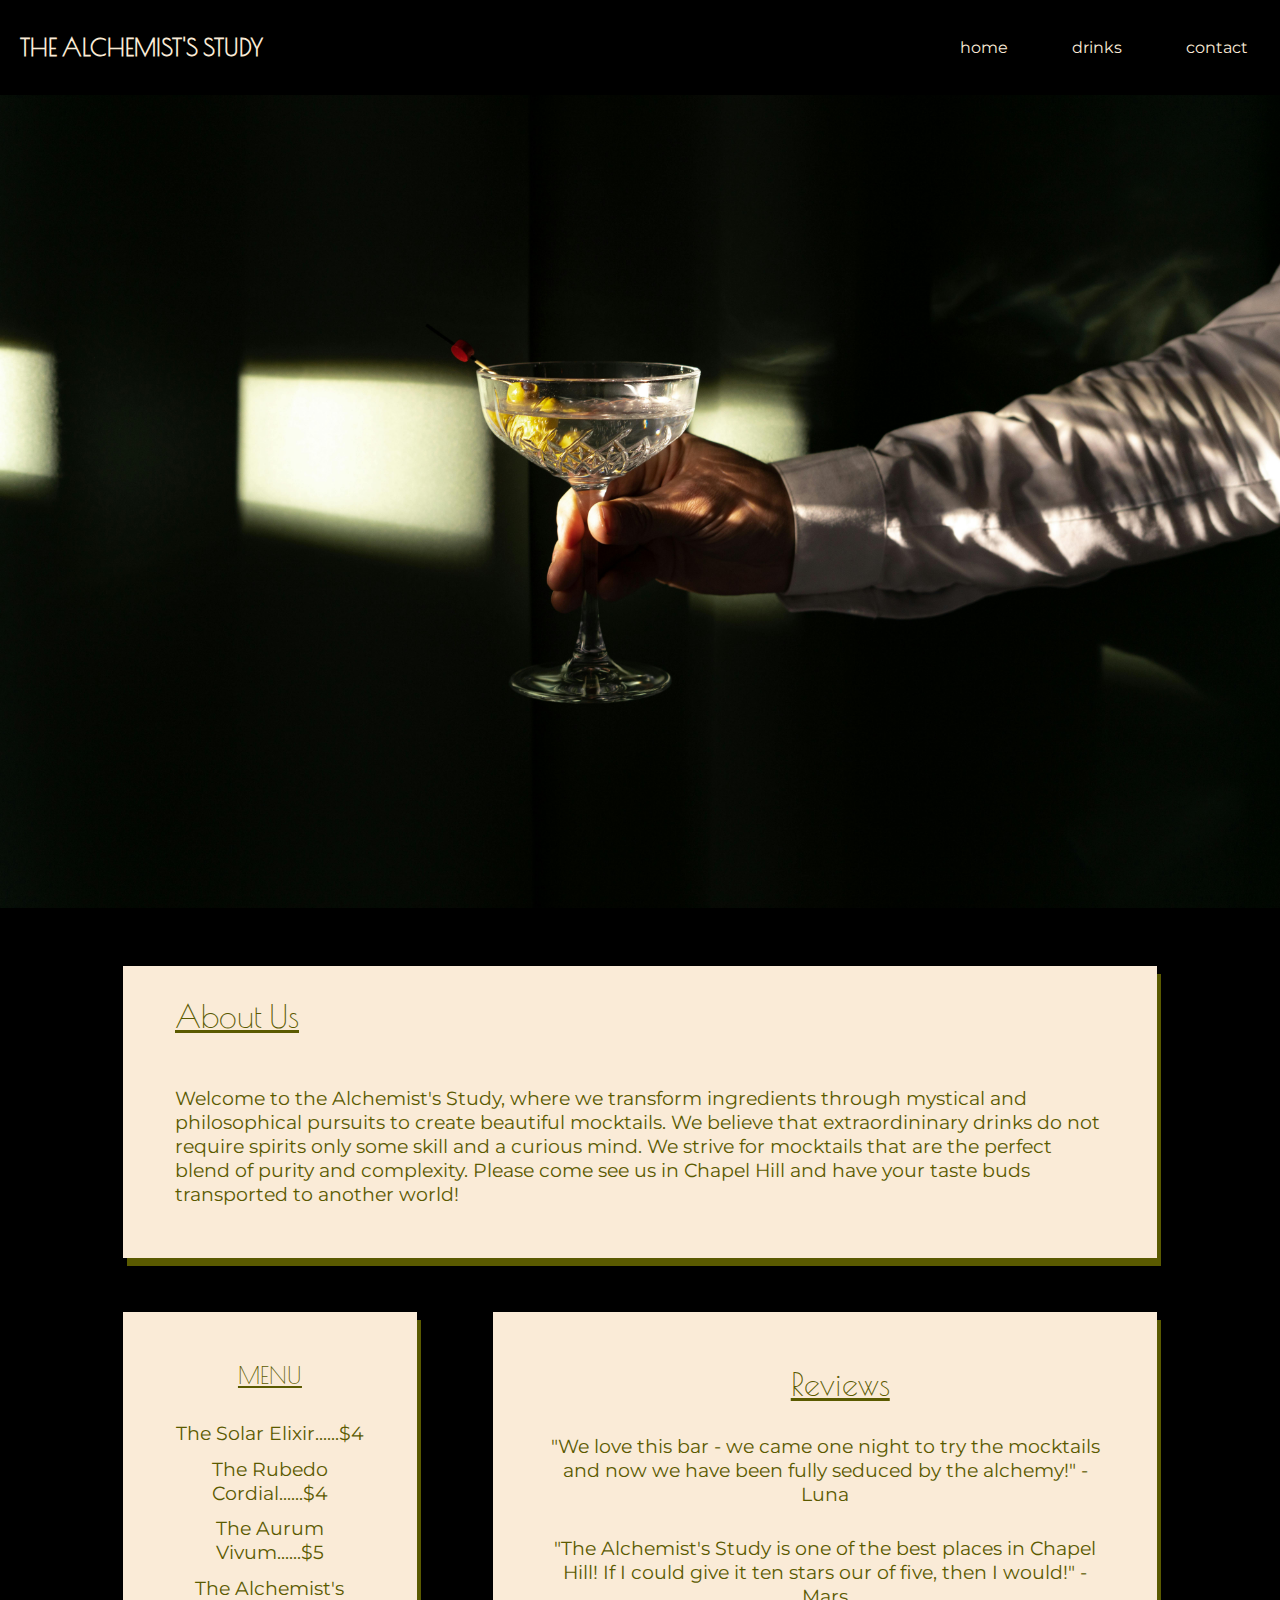
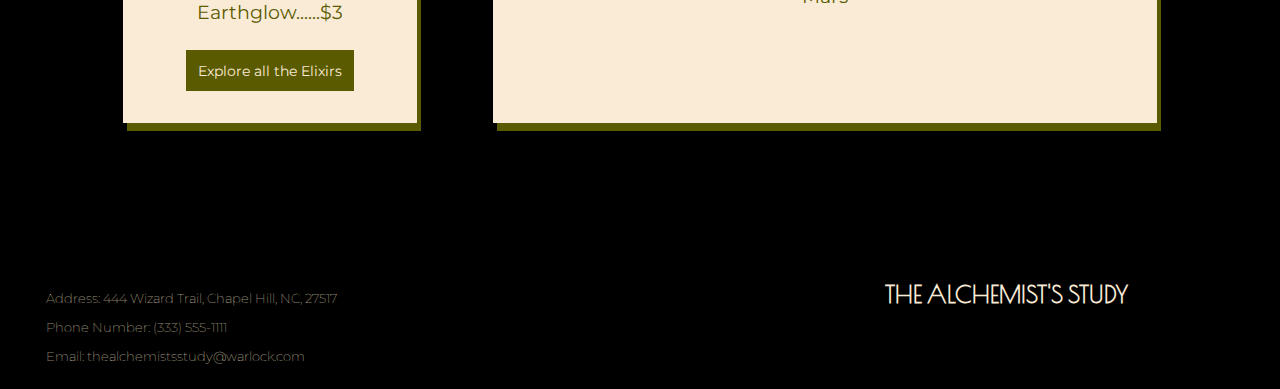
<file: LawSFinal/index.html>
<!DOCTYPE html>
<html lang="en">
    <head>
    <meta charset="utf-8">
    <title>Adtile Fixed Nav</title>
    <meta name="author" content="Adtile">
    <meta name="viewport" content="width=device-width,initial-scale=1">
    <link rel="stylesheet" href="css/styles.css">
    <script src="js/responsive-nav.js"></script>
    <link rel="preconnect" href="https://fonts.googleapis.com">
    <link rel="preconnect" href="https://fonts.gstatic.com" crossorigin>
    <link href="https://fonts.googleapis.com/css2?family=Montserrat:ital,wght@0,100..900;1,100..900&family=Poiret+One&display=swap" rel="stylesheet">
    </head>

<body>


    <div class="grid-container">
        <header>   

            <div class="logo"> 
                <h2>THE ALCHEMIST'S STUDY</h2>
            </div>
            <div class="nav">
                <nav class="nav-collapse">      
                    <ul>
                        <li class="menu-item"><a href="index.html" data-scroll>home</a></li>
                        <li class="menu-item"><a href="drinks.html" data-scroll>drinks</a></li>
                        <li class="menu-item"><a href="contact.html" data-scroll>contact</a></li>
                    </ul>
                </nav>
            </div>
        </header>

            <div class="image">
                <img class="main_image" src="img/main_image2.jpg" alt="Hand with drink and money counting show">

            </div>

            <div class="about_us">
                <h2 class = about >About Us</h2>
                <p class="about_text">  Welcome to the Alchemist's Study, where we transform ingredients through mystical and philosophical pursuits to create beautiful mocktails. We believe that extraordininary drinks do not require spirits only some skill and a curious mind. We strive for mocktails that are the perfect blend of purity and complexity. Please come see us in Chapel Hill and have your taste buds transported to another world!</p>
            </div>

            <div class="small_menu">
                <h2 class="menu">MENU</h2>
                <p>The Solar Elixir......$4</p>
                <p>The Rubedo Cordial......$4</p>
                <p>The Aurum Vivum......$5</p>
                <p>The Alchemist's Earthglow......$3</p>

                <div class="button-wrapper">
                    <a href="drinks.html">
                        <button type="button" class="form-button">
                        Explore all the Elixirs
                        </button>
                    </a>
                </div>
            </div>

            <div class="reviews">
                <h2 class="review_title"> Reviews</h2>
                <p class="review_text"> "We love this bar - we came one night to try the mocktails and now we have been fully seduced by the alchemy!" - Luna</p>
                <p class="review_text"> "The Alchemist's Study is one of the best places in Chapel Hill! If I could give it ten stars our of five, then I would!" - Mars</p>
            </div>
        

        <footer>
            <div class="contact">

            <p class="address_info_f">
                Address: 444 Wizard Trail, Chapel Hill, NC, 27517
            </p>

            <p class="phone_info_f">
                Phone Number: (333) 555-1111
            </p>

            <p class="email_info_f">
                Email: thealchemistsstudy@warlock.com
            </p>     

            </div>

    
            <div class="f_logo">
                <h2 class="logo_f">THE ALCHEMIST'S STUDY</h2> 
            </div>
        </footer>

    </div>

</body>
    
    
    <script src="js/fastclick.js"></script>
    <script src="js/scroll.js"></script>
    <script src="js/fixed-responsive-nav.js"></script>

</html>
</file>
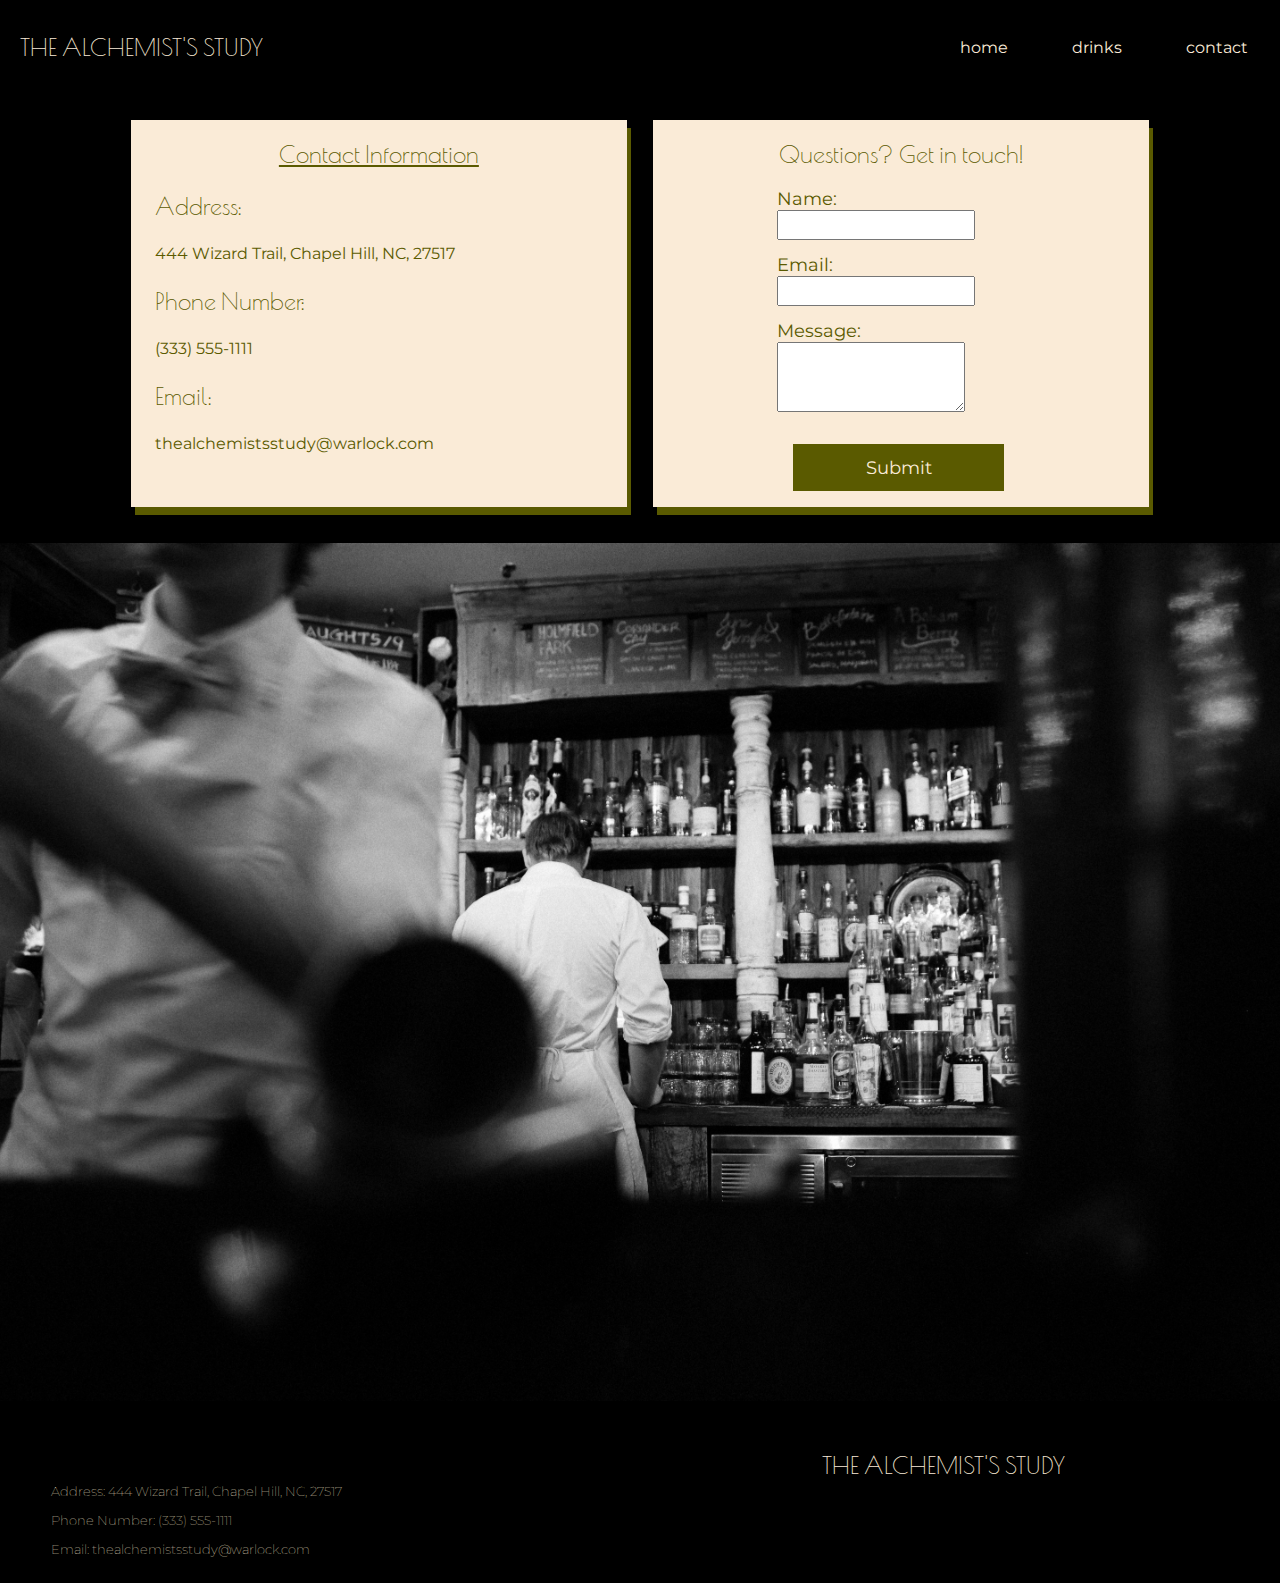
<file: LawSFinal/contact.html>
<!DOCTYPE html>
<html lang="en">
    <head>
    <meta charset="utf-8">
    <title>Contact</title>
    <meta name="author" content="Adtile">
    <meta name="viewport" content="width=device-width,initial-scale=1">
    <link rel="stylesheet" href="css/contact_styles.css">
    <script src="js/responsive-nav.js"></script>
    <link rel="preconnect" href="https://fonts.googleapis.com">
    <link rel="preconnect" href="https://fonts.gstatic.com" crossorigin>
    <link href="https://fonts.googleapis.com/css2?family=Montserrat:ital,wght@0,100..900;1,100..900&family=Poiret+One&display=swap" rel="stylesheet">
    </head>

<body>    
    <div class="grid-container">
        <header>   

            <div class="logo"> 
                <h2>THE ALCHEMIST'S STUDY</h2>
            </div>
            <div class="nav">
                <nav class="nav-collapse">      
                    <ul>
                        <li class="menu-item"><a href="index.html" data-scroll>home</a></li>
                        <li class="menu-item"><a href="drinks.html" data-scroll>drinks</a></li>
                        <li class="menu-item"><a href="contact.html" data-scroll>contact</a></li>
                    </ul>
                </nav>
            </div>
        </header>
    
        <div class="contact_card">
            <h2 class="contact_info">
                Contact Information
            </h2>

            <h3 class="address_title">
                Address:
            </h3>

            <p class="adress_info">
                444 Wizard Trail, Chapel Hill, NC, 27517
            </p>

            <h3 class="phone_title">
                Phone Number:
            </h3>

            <p class="phone_info">
                (333) 555-1111
            </p>

            <h3 class="email_title">
                Email:
            </h3>

            <p class="email_info">
                thealchemistsstudy@warlock.com
            </p>            

        </div>

        <div class="image_contact">
            <img class="contact_image" src="img/contact_image.jpg" alt="Black and white picture of bar">
        </div>


        <div class="container">
            <form id="contact-form">
            <h2>Questions? Get in touch!</h2>
            
                <div class="name">
                    <label for="name">Name:</label>
                    <input type="text" id="name" name="name" required />
                </div>

                <div class="email">
                    <label for="email">Email:</label>
                    <input type="email" id="email" name="email" required /> </div>

                <div class="message">
                    <label for="message">Message:</label>
                    <textarea id="message" name="message" rows="4" required></textarea>
                </div>

                <div class="button">
                    <button type="submit">Submit</button>
                    <p id="form-message"></p>
                </div>
            </form>
        </div>
        
        <footer>
            <div class="contact">

            <p class="address_info_f">
                Address: 444 Wizard Trail, Chapel Hill, NC, 27517
            </p>

            <p class="phone_info_f">
                Phone Number: (333) 555-1111
            </p>

            <p class="email_info_f">
                Email: thealchemistsstudy@warlock.com
            </p>     

            </div>

    
            <div class="f_logo">
                <h2 class="logo_f">THE ALCHEMIST'S STUDY</h2> 
            </div>
        </footer>

    </div>


    <script>
    const form = document.getElementById('contact-form');
    const formMessage = document.getElementById('form-message');
    const scriptURL = 'https://script.google.com/macros/s/AKfycbxWRNAZqD3vIrbVidndJisC7ZtV29qnrJ4NhJR16aarY1re2s60257eTTGvMA1R3YHF/exec';

    form.addEventListener('submit', e => {
    e.preventDefault();
    formMessage.textContent = 'Sending...';

    fetch(scriptURL, { method: 'POST', body: new FormData(form)})
        .then(response => {
        formMessage.textContent = 'Message sent successfully!';
        form.reset();
        setTimeout(() => { formMessage.textContent = ''; }, 5000);
        })
        .catch(error => {
        formMessage.textContent = 'Oops! Something went wrong.';
        console.error('Error!', error.message);
        });
    });
</script>
</body>

    
    <script src="js/fastclick.js"></script>
    <script src="js/scroll.js"></script>
    <script src="js/fixed-responsive-nav.js"></script>


</html>
</file>
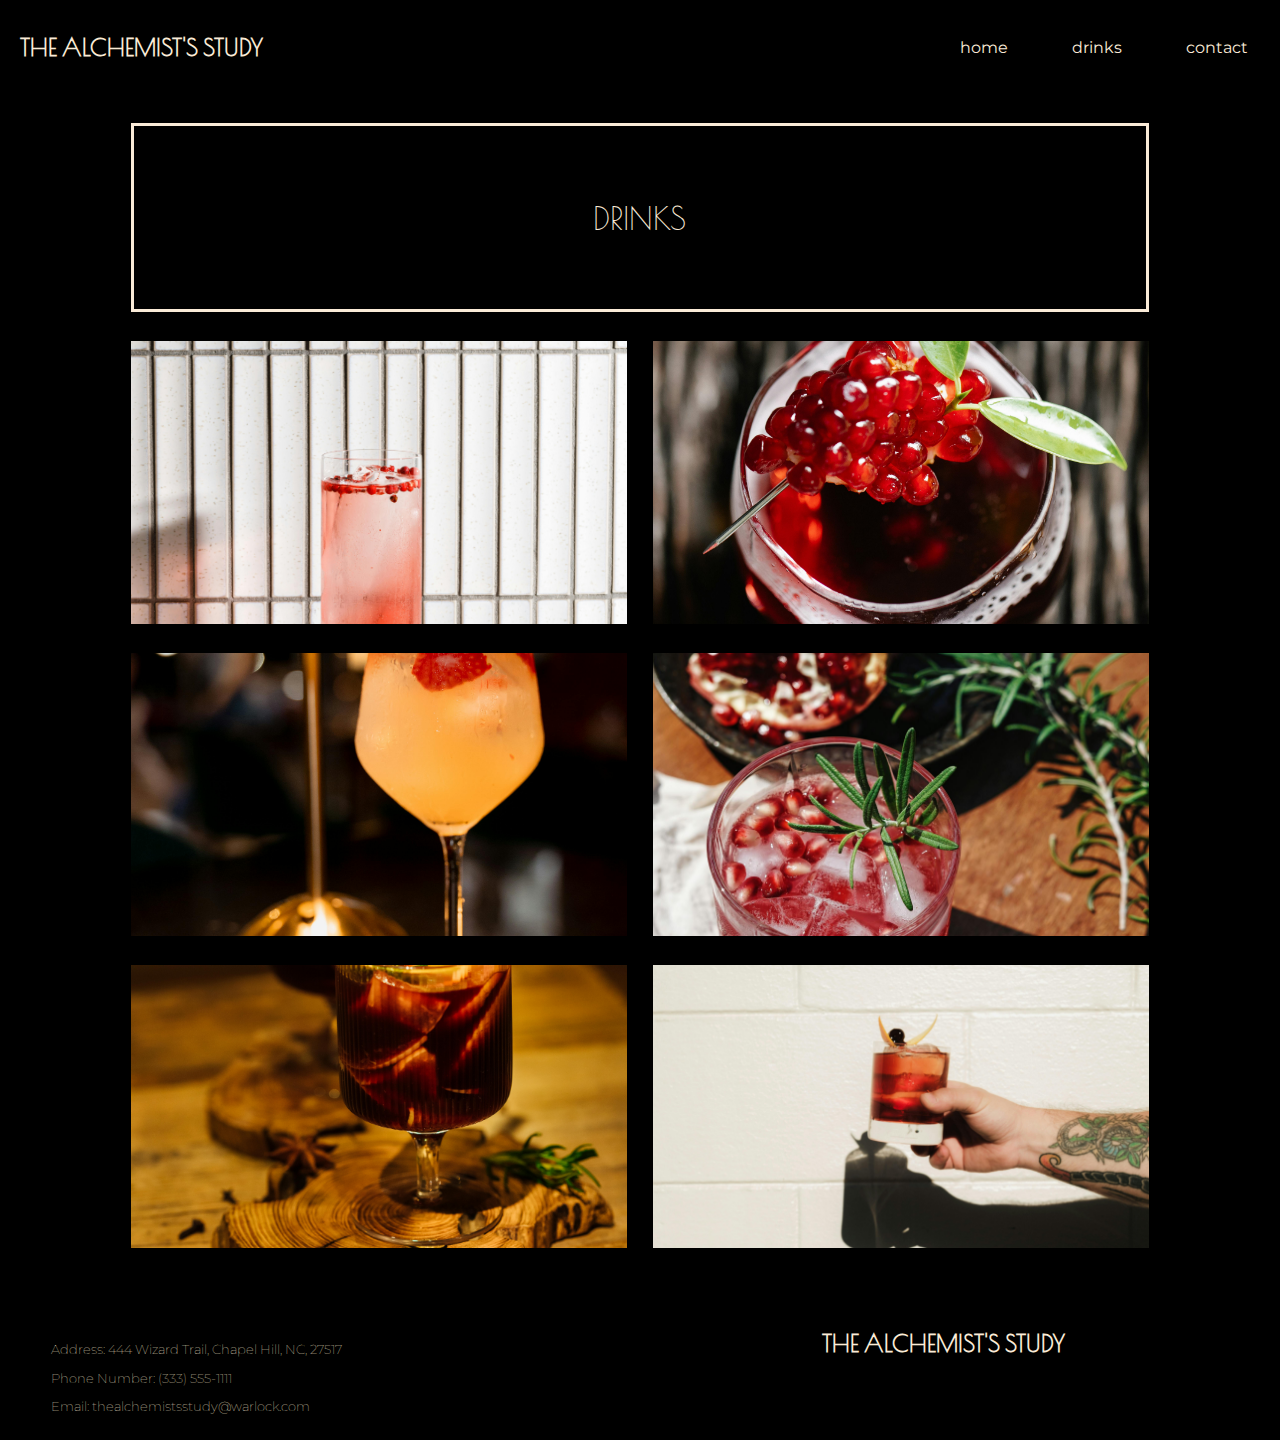
<file: LawSFinal/drinks.html>
<!DOCTYPE html>
<html lang="en">
    <head>
    <meta charset="utf-8">
    <title>Contact</title>
    <meta name="author" content="Adtile">
    <meta name="viewport" content="width=device-width,initial-scale=1">
    <link rel="stylesheet" href="css/drinks_styles.css">
    <script src="js/responsive-nav.js"></script>
    <link rel="preconnect" href="https://fonts.googleapis.com">
    <link rel="preconnect" href="https://fonts.gstatic.com" crossorigin>
    <link href="https://fonts.googleapis.com/css2?family=Montserrat:ital,wght@0,100..900;1,100..900&family=Poiret+One&display=swap" rel="stylesheet">
    </head>


    <body>    
    <div class="grid-container">
        <header>   

            <div class="logo"> 
                <h2>THE ALCHEMIST'S STUDY</h2>
            </div>
            <div class="nav">
                <nav class="nav-collapse">      
                    <ul>
                        <li class="menu-item"><a href="index.html" data-scroll>home</a></li>
                        <li class="menu-item"><a href="drinks.html" data-scroll>drinks</a></li>
                        <li class="menu-item"><a href="contact.html" data-scroll>contact</a></li>
                    </ul>
                </nav>
            </div>
        </header>

        <div class="drinks_title">
            <h1 class="drinks"> DRINKS </h1>
        </div>

        <div class="img1">
            <img class="drink1" src="img/drink1.jpg" alt="orange mocktail in a tall glass with a white background">
            <div class="overlay-text">
                <h2>The Solar Elixir</h2>
                <p>The base of this cocktail is a mix of freshly squeezed orange juice mixed with some passion fruit nectar. For a little spice we added some tumeric and ginger, alongside some lemon juice to provide some tartness.</p>
                </div>
        </div>

        <div class="img2">
            <img class="drink2" src="img/drink2.jpg" alt="">
            <div class="overlay-text">
                <h2>The Rubedo Cordial</h2>
                <p>A fusion of pomegranate and cherry juice provides a punch of antioxidants. Warmth is introduced into the drink with some cinnamon and clove, and for some pizzazz this drink is topped with a mixed berry skewer.</p>
                </div>
        </div>

        <div class="img3">
            <img class="drink3" src="img/drink3.jpg" alt="">
            <div class="overlay-text">
                <h2>The Aurum Vivum</h2>
                <p>You will feel golden with this mocktail made of white grape and pineapple juice. Vanilla is added for a smooth sweet luxury and finally some balsamic is added for an unexpeted depth to your golden experience.</p>
                </div>
        </div>
        

        <div class="img4">
            <img class="drink4" src="img/drink4.jpg" alt="">
            <div class="overlay-text">
                <h2>The Alchemist's Earthglow</h2>
                <p>Pomegranate juice is mixed with rosemary and orange blossom water to create an unexpected explosion in your mouth. Finally tonic water is added for that extra sparkle.</p>
                </div>
        </div>
        
        <div class="img5">
            <img class="drink5" src="img/drink5.jpg" alt="">
            <div class="overlay-text">
                <h2>The Distilled Spirit</h2>
                <p>This mocktail will warm your soul with fresh lemon juice, cinnamon syrup, and maple syrup. We add non-alcoholic ginger beer to provide some depth and complexity.</p>
                </div>
        </div>

        <div class="img6">
            <img class="drink6" src="img/drink6.jpg" alt="">
            <div class="overlay-text">
                <h2>The Alchemical Tincture</h2>
                <p>Peach nectar provides a sweet base to this drink and then earl grey is added to provide some earthy flavors. Some dark honey is added for a smooth sweetness and cardamom and allspice are added for complexity of flavor. </p>
                </div>
        </div>


        <footer>
            <div class="contact">

            <p class="address_info_f">
                Address: 444 Wizard Trail, Chapel Hill, NC, 27517
            </p>

            <p class="phone_info_f">
                Phone Number: (333) 555-1111
            </p>

            <p class="email_info_f">
                Email: thealchemistsstudy@warlock.com
            </p>     

            </div>

    
            <div class="f_logo">
                <h2 class="logo_f">THE ALCHEMIST'S STUDY</h2> 
            </div>
        </footer>

    </div>

    </body>

        <script src="js/fastclick.js"></script>
    <script src="js/scroll.js"></script>
    <script src="js/fixed-responsive-nav.js"></script>


</html>
</file>
<file: LawSFinal/css/styles.css>
html,
body {
    margin: 0;
    padding: 0;
    border: 0;
    background-color: black;
}

.grid-container {
    display: grid;
    grid-template-rows: 1fr 2fr 3fr 4fr 2fr 1fr;;
    grid-template-columns: repeat(10, 1fr);
    width: 100%;
    height: 160vh;
    margin: 0 auto;
    grid-gap: 2%;
}

header {
    grid-row: 1/2;
    grid-column: 1/11;
    background-color: black;
    display: flex;
    justify-content: space-between;
    align-items: center;

}

.image {
    grid-row: 2/3;
    grid-column: 1/11;
}

    .main_image {
    object-fit: cover; 
    width: 100%;
    max-height: 200px;
    overflow: hidden;
    }

.about_us {
    grid-row: 3/4;
    grid-column: 2/10;
    background-color: #FAEBD7;
    box-shadow: 4px 8px rgb(90, 90, 0);
}

    .about {
        margin-left:5%;
        font-family: "Poiret One", sans-serif;
        font-weight: 400;
        font-style: normal;
        text-decoration: underline;
        color:rgb(90, 90, 0);
    }

    .about_text {
        font-family: "Montserrat", sans-serif;
        font-optical-sizing: auto;
        font-weight: weight;
        font-style: normal;
        margin: 5%;
        color:rgb(90, 90, 0);
        font-size: small;
    }

.small_menu {
    grid-row: 4/5;
    grid-column: 3/9;
    background-color: #FAEBD7;
    box-shadow: 4px 8px rgb(90, 90, 0);
}
    .menu {
        font-family: "Poiret One", sans-serif;
        font-weight: normal;
        font-style: normal;
        text-align: center;
        text-decoration: underline;
        color:rgb(90, 90, 0);
    }

    .small_menu p {
        font-family: "Montserrat", sans-serif;
        font-optical-sizing: auto;
        font-weight: weight;
        font-style: normal;
        margin: 5%;
        color:rgb(90, 90, 0);
        text-align: center;
    }

    .button-wrapper {
        text-align: center; 
    }

    button {
        padding: 5%;
        margin: 6% 6.5% 1% 6.5%;
        border:none;
        color:#FAEBD7;
        background-color: rgb(90, 90, 0);
        font-size: 90%;
        position: relative; 
        overflow: hidden; 
        z-index: 1; 
        font-family: "Montserrat", sans-serif;
        font-optical-sizing: auto;
        font-weight: weight;
        font-style: normal;
        transition: background-color 0.5s ease-in-out;
    }

    button:hover,
    button:focus,
    button:focus-within {
        background-color: saddlebrown;
    }



.reviews {
    grid-row: 5/6;
    grid-column: 2/10;
    background-color: #FAEBD7;
    box-shadow: 4px 8px rgb(90, 90, 0);
}

    .review_title {
        margin-left:5%;
        font-family: "Poiret One", sans-serif;
        font-weight: 400;
        font-style: normal;
        text-decoration: underline;
        color:rgb(90, 90, 0);
        text-align: center;
    }

    .review_text {
        font-family: "Montserrat", sans-serif;
        font-optical-sizing: auto;
        font-weight: weight;
        font-style: normal;
        margin: 5%;
        color:rgb(90, 90, 0);
        font-size: small;
        text-align: center;
    }


footer {
    grid-row: 6/7;
    grid-column: 1/11;
background-color: black;
    display: grid; /* Makes the footer a grid container */
    grid-template-rows: 1fr;
    grid-template-columns: 1fr 1fr; /* Creates two equal columns */
}

.contact {
    grid-row: 1/2;
    grid-column: 1/2; /* Positions this item in the FIRST column */
    /* Add padding/margin to give it space */
    margin-top: 8%;
}



    .address_info_f,
    .phone_info_f,
    .email_info_f {
        color: #FAEBD7;  
        font-family: "Montserrat", sans-serif;
        font-optical-sizing: auto;
        font-weight:lighter;
        font-style: normal;
        margin-left: 8%;  
        font-size: x-small;
    }

.f_logo {
    grid-row: 1/2;
    grid-column: 2/3; /* Positions this item in the SECOND column */
    /* Add padding/margin to give it space */
    color: #FAEBD7;
    font-family: "Poiret One", sans-serif;
    font-weight: 400;
    font-style: normal;
    text-align: center;
    margin-top: 5%;
    margin-right: 5%;
}


a:active,
a:hover {
    outline: 0;
}

@font-face {
    font-family: "responsivenav";
    src: url("../icons/responsivenav.eot");
    src: url("../icons/responsivenav.eot?#iefix") format("embedded-opentype"),
    url("../icons/responsivenav.ttf") format("truetype"),
    url("../icons/responsivenav.woff") format("woff"),
    url("../icons/responsivenav.svg#responsivenav") format("svg");
    font-weight: normal;
    font-style: normal;
}

.nav-toggle {
    text-decoration: none;
    text-indent: -300px;
    position: relative;
    overflow: hidden;
    width: 60px;
    height: 55px;
    float: right;
}

.nav-toggle:before {
    color: #FAEBD7; /* edit this to change the icon color */
    font: normal 28px/55px "responsivenav"; /* edit font-size (28px) to change the icon size */
    text-transform: none;
    text-align: center;
    position: absolute;
    content: "\2261"; /* hamburger icon */
    text-indent: 0;
    width: 100%;
    left: 0;
    top: 0;
}

.nav-toggle.active:before {
    font-size: 24px;
    content: "\78"; /* X/close icon */
}

.nav-collapse ul {
    margin: 0;
    padding: 0;
    display: flex;
    list-style: none;
    flex-direction: column;
    align-items: flex-end;
}

.nav-collapse li {

    display: block;
}


.js .nav-collapse {
    clip: rect(0 0 0 0);
    max-height: 0;
    position: absolute;
    display: block;
    overflow: hidden;
    zoom: 1;
}

.nav-collapse.opened {
    max-height: 9999px;
}



header {
    display: flex;
    justify-content: space-between;
}


header .logo {
    color:#FAEBD7;
    font-family: "Poiret One", sans-serif;
    font-weight: 400;
    font-style: normal;
}

/* 1. Target links inside the nav structure that is inside the header */
header .nav-collapse a {
    color: #FAEBD7; /* Forces the text to white */
    font-family: "Montserrat", sans-serif;
    font-optical-sizing: auto;
    font-weight: weight;
    font-style: normal;
}

/* 2. Target links when the navigation is opened (usually on mobile) */
.nav-collapse.opened a {
    color: #FAEBD7; /* Ensures color when the menu is active */
}

.nav-collapse li > a:hover,
.nav-collapse li> a:focus,
.nav-collapse li > a:focus-within{
    color: black;  
    background-color: #FAEBD7 ;
    border-radius: 7%;
}

@media screen and (min-width: 600px) {


header {
  position: fixed;
  z-index: 3;
  width: 100%;
  left: 0;
  top: 0;
}

.logo {
  text-decoration: none;
  font-weight: bold;
  line-height: 55px;
  padding: 0 20px;
  color: black;
}

.fixed {
  position: fixed;
  width: 100%;
  left: 0;
  top: 0;
}

.nav-collapse,
.nav-collapse * {
  box-sizing: border-box;
}

.nav-collapse,
.nav-collapse ul {
  list-style: none;
  width: 100%;
  display: flex;
  justify-content: end;
}

.nav-collapse a {
  text-decoration: none;
  padding: 0.7em 1em;
  color: black;
  width: 100%;
  display: block;
}

.nav-collapse ul ul a {
  padding-left: 2em;
}

.grid-container {
    grid-template-rows: 1fr 2fr 3fr 3fr 1fr;;
    grid-template-columns: repeat(11, 1fr);
    grid-gap:6%;
    height: 100vh;
}

.header {
    grid-column: 1/12;
    grid-row: 1/2;
}

.image {
    grid-column: 1/12;
    grid-row: 2/3;
}

    .main_image {
    object-fit: cover; 
    width: 100%;
    max-height: 100%;
    overflow: hidden;
    }

.about_us {
    grid-row: 3/4;
    grid-column: 2/11;
}

    .about_text {
        font-size: medium;
    }

.reviews {
    grid-row: 4/5;
    grid-column: 6/11;
}

    .review_text {
        font-size: medium;
    }

.small_menu {
    grid-row: 4/5;
    grid-column: 2/6;
    padding: 5%;
}

.f_logo {
    text-align: end;
    margin: none;
}

.contact p {
    font-size: small;
}

.contact {
    margin-bottom: 2%;
}
}

@media screen and (min-width: 700px) {
}

header {
  position: fixed;
  z-index: 3;
  width: 100%;
  left: 0;
  top: 0;
}

.logo {
  text-decoration: none;
  font-weight: bold;
  line-height: 55px;
  padding: 0 20px;
  color: black;
}

.fixed {
  position: fixed;
  width: 100%;
  left: 0;
  top: 0;
}

.nav-collapse,
.nav-collapse * {
  box-sizing: border-box;
}

.nav-collapse,
.nav-collapse ul {
  list-style: none;
  width: 100%;
  display: flex;
  justify-content: end;
}

.nav-collapse a {
  text-decoration: none;
  padding: 0.7em 1em;
  color: black;
  width: 100%;
  display: block;
}

.nav-collapse ul ul a {
  padding-left: 2em;
}

@media screen and (min-width: 768px) {
  .nav-collapse ul {
  flex-direction: row;
  align-items: flex-end;
}
  
  .nav-collapse li {
    width: auto;
  }

  .nav-collapse a {
    padding: 1.02em 2em;
    text-align: center;
    border-top: 0;
    margin: 0;
  }

  .nav-collapse ul ul a {
    display: none;
  }

  .nav-collapse.closed {
    max-height: none;
  }
  .nav-toggle {
    display: none;
  }
}
@media screen and (min-width: 1200px) {

.about_text {
    font-size: larger;
    font-weight: light;
}

.about {
    font-size:xx-large;
    margin-top: 3%;
}

.small_menu {
    grid-column: 2/5;
    padding: 10%;
}

    .menu {
        padding-bottom: 5%;
    }

    .small_menu p {
        font-size: larger;
        font-weight: light;
    }

.reviews {
    grid-column: 5/11;
    padding: 4%;
}
    .review_title {
        font-size: xx-large;
    }

    .review_text {
        font-size: larger;
        font-weight: light;
    }

}
</file>
<file: LawSFinal/css/contact_styles.css>
html,
body {
  margin: 0;
  padding: 0;
  border: 0;
    background-color: black;
}


.grid-container {
    display: grid;
    grid-template-rows: 1fr 4fr 4fr 4fr 1fr;
    grid-template-columns: repeat(10, 1fr);
    width: 100%;
    height: 160vh;
    margin: 0 auto;
    grid-gap: 2%;
    padding-top: 10%;
}

header{
    grid-row: 1/2;
    grid-column: 1/11;
    background-color: black;
    display: flex;
    justify-content: space-between;
    align-items: center;
}

.contact_card {
    grid-row: 2/3;
    grid-column: 3/9;
    background-color: #FAEBD7;
    box-shadow: 4px 8px rgb(90, 90, 0);
}

    .contact_info {
    text-align: center;
    font-family: "Poiret One", sans-serif;
    font-weight: 400;
    font-style: normal;
    color: rgb(90, 90, 0);
    text-decoration: underline;
    }

    .address_title {
    font-family: "Poiret One", sans-serif;
    font-weight: 400;
    font-style: normal;
    margin-left: 5%;
    color: rgb(90, 90, 0);
    }

    .phone_title {
    font-family: "Poiret One", sans-serif;
    font-weight: 400;
    font-style: normal;
    margin-left: 5%;
    color: rgb(90, 90, 0);
    }

    .email_title {
    font-family: "Poiret One", sans-serif;
    font-weight: 400;
    font-style: normal;
    margin-left: 5%;
    color: rgb(90, 90, 0);
    }

    p {
    margin-left: 5%;
    font-family: "Montserrat", sans-serif;
    font-optical-sizing: auto;
    font-weight: weight;
    font-style: normal;
    color: rgb(90, 90, 0); 
    font-size: small;
    }

.container {
    grid-row: 3/4;
    grid-column: 2/10;
    background-color: #FAEBD7;
    place-items: center;
    box-shadow: 4px 8px rgb(90, 90, 0);
}

    h2 {
        text-align: center;
            font-family: "Poiret One", sans-serif;
    font-weight: 400;
    font-style: normal;
    color: rgb(90, 90, 0);
    }

    .name{
    margin: 5%;
    font-family: "Montserrat", sans-serif;
    font-optical-sizing: auto;
    font-weight: weight;
    font-style: normal;
    color: rgb(90, 90, 0);
    }

    .email {
    margin: 5%;
    font-family: "Montserrat", sans-serif;
    font-optical-sizing: auto;
    font-weight: weight;
    font-style: normal;
    color: rgb(90, 90, 0);
    }

    .message {
    margin: 5%;
    font-family: "Montserrat", sans-serif;
    font-optical-sizing: auto;
    font-weight: weight;
    font-style: normal;
    color: rgb(90, 90, 0);
    }

    input {
            font-family: "Montserrat", sans-serif;
    font-optical-sizing: auto;
    font-weight: weight;
    font-style: normal;
    color: rgb(90, 90, 0);
    }

    textarea {
            font-family: "Montserrat", sans-serif;
    font-optical-sizing: auto;
    font-weight: weight;
    font-style: normal;
    color: rgb(90, 90, 0);
    }

    .button {
        margin: 5%;
    }

    .name input:hover,
    .email input:hover,
    .name input:focus, 
    .email input:focus {
        border-color: saddlebrown;
        outline: none;
    }

        .button button {
        width: 85%;
        padding: 2%;
        margin: 6% 6.5% 1% 6.5%;
        border:none;
        color:#FAEBD7;
        background-color: rgb(90, 90, 0);
        font-size: 90%;
        position: relative; 
        overflow: hidden; 
        z-index: 1; 
        font-family: "Montserrat", sans-serif;
        font-optical-sizing: auto;
        font-weight: weight;
        font-style: normal;
        transition: color, background-color 0.5s ease-in-out;
    }

    .button button:hover,
    .button button:focus
    .button button:focus-within {
        background-color: saddlebrown;
    }

.image_contact {
    grid-row: 4/5;
    grid-column: 1/11;
}


    .contact_image {
    object-fit: cover; 
    width: 100%;
    height:100%;
    overflow: hidden;
    }


footer {
    grid-row: 5/6;
    grid-column: 1/11;
background-color: black;
    display: grid; /* Makes the footer a grid container */
    grid-template-rows: 1fr;
    grid-template-columns: 1fr 1fr; /* Creates two equal columns */
}

.contact {
    grid-row: 1/2;
    grid-column: 1/2; /* Positions this item in the FIRST column */
    /* Add padding/margin to give it space */
    margin-top: 8%;
}



    .address_info_f,
    .phone_info_f,
    .email_info_f {
        color: #FAEBD7;  
        font-family: "Montserrat", sans-serif;
        font-optical-sizing: auto;
        font-weight:lighter;
        font-style: normal;
        margin-left: 8%;  
        font-size: x-small;
    }

.f_logo h2 {
    grid-row: 1/2;
    grid-column: 2/3; /* Positions this item in the SECOND column */
    /* Add padding/margin to give it space */
    color: #FAEBD7;
    font-family: "Poiret One", sans-serif;
    font-weight: 400;
    font-style: normal;
    text-align: center;
    margin-top: 5%;
    margin-right: 5%;
}


a:active,
a:hover {
  outline: 0;
}

@font-face {
  font-family: "responsivenav";
  src: url("../icons/responsivenav.eot");
  src: url("../icons/responsivenav.eot?#iefix") format("embedded-opentype"),
    url("../icons/responsivenav.ttf") format("truetype"),
    url("../icons/responsivenav.woff") format("woff"),
    url("../icons/responsivenav.svg#responsivenav") format("svg");
  font-weight: normal;
  font-style: normal;
}

.nav-toggle {
  text-decoration: none;
  text-indent: -300px;
  position: relative;
  overflow: hidden;
  width: 60px;
  height: 55px;
  float: right;
}

.nav-toggle:before {
  color: #FAEBD7; /* edit this to change the icon color */
  font: normal 28px/55px "responsivenav"; /* edit font-size (28px) to change the icon size */
  text-transform: none;
  text-align: center;
  position: absolute;
  content: "\2261"; /* hamburger icon */
  text-indent: 0;
  width: 100%;
  left: 0;
  top: 0;
}

.nav-toggle.active:before {
  font-size: 24px;
  content: "\78"; /* X/close icon */
}

.nav-collapse ul {
  margin: 0;
  padding: 0;
  display: flex;
  list-style: none;
  flex-direction: column;
  align-items: flex-end;
}

.nav-collapse li {

  display: block;
}

.js .nav-collapse {
  clip: rect(0 0 0 0);
  max-height: 0;
  position: absolute;
  display: block;
  overflow: hidden;
  zoom: 1;
}

.nav-collapse.opened {
  max-height: 9999px;
}

header {
    display: flex;
    justify-content: space-between;
}


header .logo h2{
    color:#FAEBD7;
    font-family: "Poiret One", sans-serif;
    font-weight: 400;
    font-style: normal;
}

/* 1. Target links inside the nav structure that is inside the header */
header .nav-collapse a {
    color: #FAEBD7; /* Forces the text to white */
    font-family: "Montserrat", sans-serif;
    font-optical-sizing: auto;
    font-weight: weight;
    font-style: normal;
}

/* 2. Target links when the navigation is opened (usually on mobile) */
.nav-collapse.opened a {
    color: #FAEBD7; /* Ensures color when the menu is active */
}

.nav-collapse li > a:hover,
.nav-collapse li> a:focus,
.nav-collapse li > a:focus-within{
    color: black;  
    background-color: #FAEBD7 ;
    border-radius: 7%;
}



@media screen and (min-width: 700px) {
}

header {
  position: fixed;
  z-index: 3;
  width: 100%;
  left: 0;
  top: 0;
}

.logo {
  text-decoration: none;
  font-weight: bold;
  line-height: 55px;
  padding: 0 20px;
  color: black;
}

.fixed {
  position: fixed;
  width: 100%;
  left: 0;
  top: 0;
}

.nav-collapse,
.nav-collapse * {
  box-sizing: border-box;
}

.nav-collapse,
.nav-collapse ul {
  list-style: none;
  width: 100%;
  display: flex;
  justify-content: end;
}

.nav-collapse a {
  text-decoration: none;
  padding: 0.7em 1em;
  color: black;
  width: 100%;
  display: block;
}

.nav-collapse ul ul a {
  padding-left: 2em;
}

@media screen and (min-width: 768px) {
  .nav-collapse ul {
  flex-direction: row;
  align-items: flex-end;
}
  
  .nav-collapse li {
    width: auto;
  }

  .nav-collapse a {
    padding: 1.02em 2em;
    text-align: center;
    border-top: 0;
    margin: 0;
  }

  .nav-collapse ul ul a {
    display: none;
  }

  .nav-collapse.closed {
    max-height: none;
  }
  .nav-toggle {
    display: none;
  }


}

@media screen and (min-width:800px) {
    .grid-container{
        grid-template-rows: 1fr 4fr 4fr 1fr;
        height: 100vh;
        padding-top: 8%;
    }

    .contact_card {
        grid-row: 2/3;
        grid-column: 2/6;
    }

    .contact_card p {
        font-size: medium;
    }
    .contact_card h3 {
        font-size: x-large;
    }

    .container {
        grid-row: 2/3;
        grid-column: 6/10;
    }

    .container h2 {
        font-size: x-large;
    }

    label {
        font-size: large;
    }

    input {
        padding: 2%;
    }

    .button button {
        padding:5%;
        font-size: large;
    }

.f_logo {
    text-align: end;
    margin: none;
}

.contact p {
    font-size: small;
}

.contact {
    margin-bottom: 2%;
}
}
</file>
<file: LawSFinal/css/drinks_styles.css>
html,
body {
    margin: 0;
    padding: 0;
    border: 0;
    background-color: black;
}

.grid-container {
    display: grid;
    grid-template-rows: 1fr 2fr 3fr 3fr 3fr 1fr;
    grid-template-columns: repeat(10, 1fr);
    width: 100%;
    height: 160vh;
    margin: 0 auto;
    grid-gap: 2%;
}

header {
    grid-row: 1/2;
    grid-column: 1/11;
    background-color: black;
    display: flex;
    justify-content: space-between;
    align-items: center;

}

    header .logo h2 {
        color: #FAEBD7;
    }

    .drinks_title {
    grid-row: 2/3;
    grid-column: 2/10;
    border-color: #FAEBD7;
    border-width: 5%;
    border-style: solid;
    display: flex;
    justify-content: center;
    align-items: center;
    }

    .drinks {
    color: #FAEBD7;
    font-family: "Poiret One", sans-serif;
    font-weight: 400;
    font-style: normal;
}

.img1 {
    grid-row: 3/4;
    grid-column: 2/6;
    position: relative; 
    overflow: hidden; 
}

    .drink1 {
        object-fit: cover; 
        width: 100%;
        height: 100%;
        transition: transform 0.4s ease; 
    }

    .overlay-text {
        position: absolute;
        top: 0;
        left: 0;
        width: 100%;
        height: 100%;
        display: flex;
        flex-direction: column;
        justify-content: center; 
        align-items: center; 
        z-index: 2; 
        opacity: 0; 
        transition: opacity 0.4s ease; 
        color: black; 
        text-align: center;
    }

    .img1::before {
        content: ""; 
        position: absolute;
        top: 0;
        left: 0;
        width: 100%;
        height: 100%;
        z-index: 1; 
        background-color: #FAEBD7;
        opacity: 0; 
        transition: opacity 0.4s ease; 
    }

    .img1:hover .overlay-text,
    .img1:focus-within .overlay-text {
        opacity: 1;
    }

    .img1:hover::before,
    .img1:focus-within::before {
        opacity: 0.9; 
    }

    .img1:hover .drink1 {
        transform: scale(1.05);
    }


.img2 {
    grid-row: 3/4;
    grid-column: 6/10;
    position: relative; 
    overflow: hidden; 
}

    .drink2 {
        object-fit: cover; 
        width: 100%;
        height: 100%;
        transition: transform 0.4s ease; 
    }

    .overlay-text {
        position: absolute;
        top: 0;
        left: 0;
        width: 100%;
        height: 100%;
        display: flex;
        flex-direction: column;
        justify-content: center; 
        align-items: center; 
        z-index: 2; 
        opacity: 0; 
        transition: opacity 0.4s ease; 
        color: black; 
        text-align: center;
    }

    .img2::before {
        content: ""; 
        position: absolute;
        top: 0;
        left: 0;
        width: 100%;
        height: 100%;
        z-index: 1; 
        background-color: #FAEBD7;
        opacity: 0; 
        transition: opacity 0.4s ease; 
    }

    .img2:hover .overlay-text,
    .img2:focus-within .overlay-text {
        opacity: 1;
    }

    .img2:hover::before,
    .img2:focus-within::before {
        opacity: 0.9; 
    }

    .img2:hover .drink2 {
        transform: scale(1.05);
    }


.img3 {
    grid-row: 4/5;
    grid-column: 2/6;
    position: relative; 
    overflow: hidden; 
}

    .drink3 {
        object-fit: cover; 
        width: 100%;
        height: 100%;
        transition: transform 0.4s ease; 
    }

    .overlay-text {
        position: absolute;
        top: 0;
        left: 0;
        width: 100%;
        height: 100%;
        display: flex;
        flex-direction: column;
        justify-content: center; 
        align-items: center; 
        z-index: 2; 
        opacity: 0; 
        transition: opacity 0.4s ease; 
        color: black; 
        text-align: center;
    }

    .img3::before {
        content: ""; 
        position: absolute;
        top: 0;
        left: 0;
        width: 100%;
        height: 100%;
        z-index: 1; 
        background-color: #FAEBD7;
        opacity: 0; 
        transition: opacity 0.4s ease; 
    }

    .img3:hover .overlay-text,
    .img3:focus-within .overlay-text {
        opacity: 1;
    }

    .img3:hover::before,
    .img3:focus-within::before {
        opacity: 0.9; 
    }

    .img3:hover .drink3 {
        transform: scale(1.05);
    }


.img4 {
    grid-row: 4/5;
    grid-column: 6/10;
    position: relative; 
    overflow: hidden; 
}

    .drink4 {
        object-fit: cover; 
        width: 100%;
        height: 100%;
        transition: transform 0.4s ease; 
    }

    .overlay-text {
        position: absolute;
        top: 0;
        left: 0;
        width: 100%;
        height: 100%;
        display: flex;
        flex-direction: column;
        justify-content: center; 
        align-items: center; 
        z-index: 2; 
        opacity: 0; 
        transition: opacity 0.4s ease; 
        color: black; 
        text-align: center;
    }

    .img4::before {
        content: ""; 
        position: absolute;
        top: 0;
        left: 0;
        width: 100%;
        height: 100%;
        z-index: 1; 
        background-color: #FAEBD7;
        opacity: 0; 
        transition: opacity 0.4s ease; 
    }

    .img4:hover .overlay-text,
    .img4:focus-within .overlay-text {
        opacity: 1;
    }

    .img4:hover::before,
    .img4:focus-within::before {
        opacity: 0.9; 
    }

    .img4:hover .drink4 {
        transform: scale(1.05);
    }

.img5 {
    grid-row: 5/6;
    grid-column: 2/6;
    position: relative; 
    overflow: hidden; 
}

    .drink5 {
        object-fit: cover; 
        width: 100%;
        height: 100%;
        transition: transform 0.4s ease; 
    }

    .overlay-text {
        position: absolute;
        top: 0;
        left: 0;
        width: 100%;
        height: 100%;
        display: flex;
        flex-direction: column;
        justify-content: center; 
        align-items: center; 
        z-index: 2; 
        opacity: 0; 
        transition: opacity 0.4s ease; 
        color: black; 
        text-align: center;
    }

    .img5::before {
        content: ""; 
        position: absolute;
        top: 0;
        left: 0;
        width: 100%;
        height: 100%;
        z-index: 1; 
        background-color: #FAEBD7;
        opacity: 0; 
        transition: opacity 0.4s ease; 
    }

    .img5:hover .overlay-text,
    .img5:focus-within .overlay-text {
        opacity: 1;
    }

    .img5:hover::before,
    .img5:focus-within::before {
        opacity: 0.9; 
    }

    .img5:hover .drink5 {
        transform: scale(1.05);
    }

.img6 {
    grid-row: 5/6;
    grid-column: 6/10;
    position: relative; 
    overflow: hidden; 
}

    .drink6 {
        object-fit: cover; 
        width: 100%;
        height: 100%;
        transition: transform 0.4s ease; 
    }

    .overlay-text {
        position: absolute;
        top: 0;
        left: 0;
        width: 100%;
        height: 100%;
        display: flex;
        flex-direction: column;
        justify-content: center; 
        align-items: center; 
        z-index: 2; 
        opacity: 0; 
        transition: opacity 0.4s ease; 
        color: black; 
        text-align: center;
    }

    .img6::before {
        content: ""; 
        position: absolute;
        top: 0;
        left: 0;
        width: 100%;
        height: 100%;
        z-index: 1; 
        background-color: #FAEBD7;
        opacity: 0; 
        transition: opacity 0.4s ease; 
    }

    .img6:hover .overlay-text,
    .img6:focus-within .overlay-text {
        opacity: 1;
    }

    .img6:hover::before,
    .img6:focus-within::before {
        opacity: 0.9; 
    }

    .img6:hover .drink6 {
        transform: scale(1.05);
    }

    h2 {
    color: black;
    font-family: "Poiret One", sans-serif;
    font-style: normal;
    text-align: center;
    font-weight: bold;
    }

    p {
        color: black;  
        font-family: "Montserrat", sans-serif;
        font-optical-sizing: auto;
        font-style: normal;
        font-weight: normal; 
        font-size: small;
        margin:2%;
    }

footer {
    grid-row: 6/7;
    grid-column: 1/11;
background-color: black;
    display: grid; /* Makes the footer a grid container */
    grid-template-rows: 1fr;
    grid-template-columns: 1fr 1fr; /* Creates two equal columns */
}

.contact {
    grid-row: 1/2;
    grid-column: 1/2; /* Positions this item in the FIRST column */
    /* Add padding/margin to give it space */
    margin-top: 8%;
}



    .address_info_f,
    .phone_info_f,
    .email_info_f {
        color: #FAEBD7;  
        font-family: "Montserrat", sans-serif;
        font-optical-sizing: auto;
        font-weight:lighter;
        font-style: normal;
        margin-left: 8%;  
        font-size: x-small;
    }

.f_logo {
    grid-row: 1/2;
    grid-column: 2/3; 
    color: #FAEBD7;
    font-family: "Poiret One", sans-serif;
    font-weight: 400;
    font-style: normal;
    text-align: center;
    margin-top: 5%;
    margin-right: 5%;
}

    .f_logo h2 {
        color: #FAEBD7;
    }


a:active,
a:hover {
  outline: 0;
}

@font-face {
  font-family: "responsivenav";
  src: url("../icons/responsivenav.eot");
  src: url("../icons/responsivenav.eot?#iefix") format("embedded-opentype"),
    url("../icons/responsivenav.ttf") format("truetype"),
    url("../icons/responsivenav.woff") format("woff"),
    url("../icons/responsivenav.svg#responsivenav") format("svg");
  font-weight: normal;
  font-style: normal;
}

.nav-toggle {
  text-decoration: none;
  text-indent: -300px;
  position: relative;
  overflow: hidden;
  width: 60px;
  height: 55px;
  float: right;
}

.nav-toggle:before {
  color: #FAEBD7; /* edit this to change the icon color */
  font: normal 28px/55px "responsivenav"; /* edit font-size (28px) to change the icon size */
  text-transform: none;
  text-align: center;
  position: absolute;
  content: "\2261"; /* hamburger icon */
  text-indent: 0;
  width: 100%;
  left: 0;
  top: 0;
}

.nav-toggle.active:before {
  font-size: 24px;
  content: "\78"; /* X/close icon */
}

.nav-collapse ul {
  margin: 0;
  padding: 0;
  display: flex;
  list-style: none;
  flex-direction: column;
  align-items: flex-end;
}

.nav-collapse li {

  display: block;
}

.js .nav-collapse {
  clip: rect(0 0 0 0);
  max-height: 0;
  position: absolute;
  display: block;
  overflow: hidden;
  zoom: 1;
}

.nav-collapse.opened {
  max-height: 9999px;
}

header {
    display: flex;
    justify-content: space-between;
}


header .logo {
    color:#FAEBD7;
    font-family: "Poiret One", sans-serif;
    font-weight: 400;
    font-style: normal;
}

/* 1. Target links inside the nav structure that is inside the header */
header .nav-collapse a {
    color: #FAEBD7; /* Forces the text to white */
    font-family: "Montserrat", sans-serif;
    font-optical-sizing: auto;
    font-weight: weight;
    font-style: normal;
}

/* 2. Target links when the navigation is opened (usually on mobile) */
.nav-collapse.opened a {
    color: #FAEBD7; /* Ensures color when the menu is active */
}

.nav-collapse li > a:hover,
.nav-collapse li> a:focus,
.nav-collapse li > a:focus-within{
    color: black;  
    background-color: #FAEBD7 ;
    border-radius: 7%;
}

@media screen and (min-width: 700px) {
}

header {
  position: fixed;
  z-index: 3;
  width: 100%;
  left: 0;
  top: 0;
}

.logo {
  text-decoration: none;
  font-weight: bold;
  line-height: 55px;
  padding: 0 20px;
  color: black;
}

.fixed {
  position: fixed;
  width: 100%;
  left: 0;
  top: 0;
}

.nav-collapse,
.nav-collapse * {
  box-sizing: border-box;
}

.nav-collapse,
.nav-collapse ul {
  list-style: none;
  width: 100%;
  display: flex;
  justify-content: end;
}

.nav-collapse a {
  text-decoration: none;
  padding: 0.7em 1em;
  color: black;
  width: 100%;
  display: block;
}

.nav-collapse ul ul a {
  padding-left: 2em;
}

@media screen and (min-width: 768px) {
  .nav-collapse ul {
  flex-direction: row;
  align-items: flex-end;
}
  
  .nav-collapse li {
    width: auto;
  }

  .nav-collapse a {
    padding: 1.02em 2em;
    text-align: center;
    border-top: 0;
    margin: 0;
  }

  .nav-collapse ul ul a {
    display: none;
  }

  .nav-collapse.closed {
    max-height: none;
  }
  .nav-toggle {
    display: none;
  }

  .f_logo {
    text-align: end;
    margin: none;
}

.contact p {
    font-size: small;
}

.contact {
    margin-bottom: 2%;
}
}
</file>
